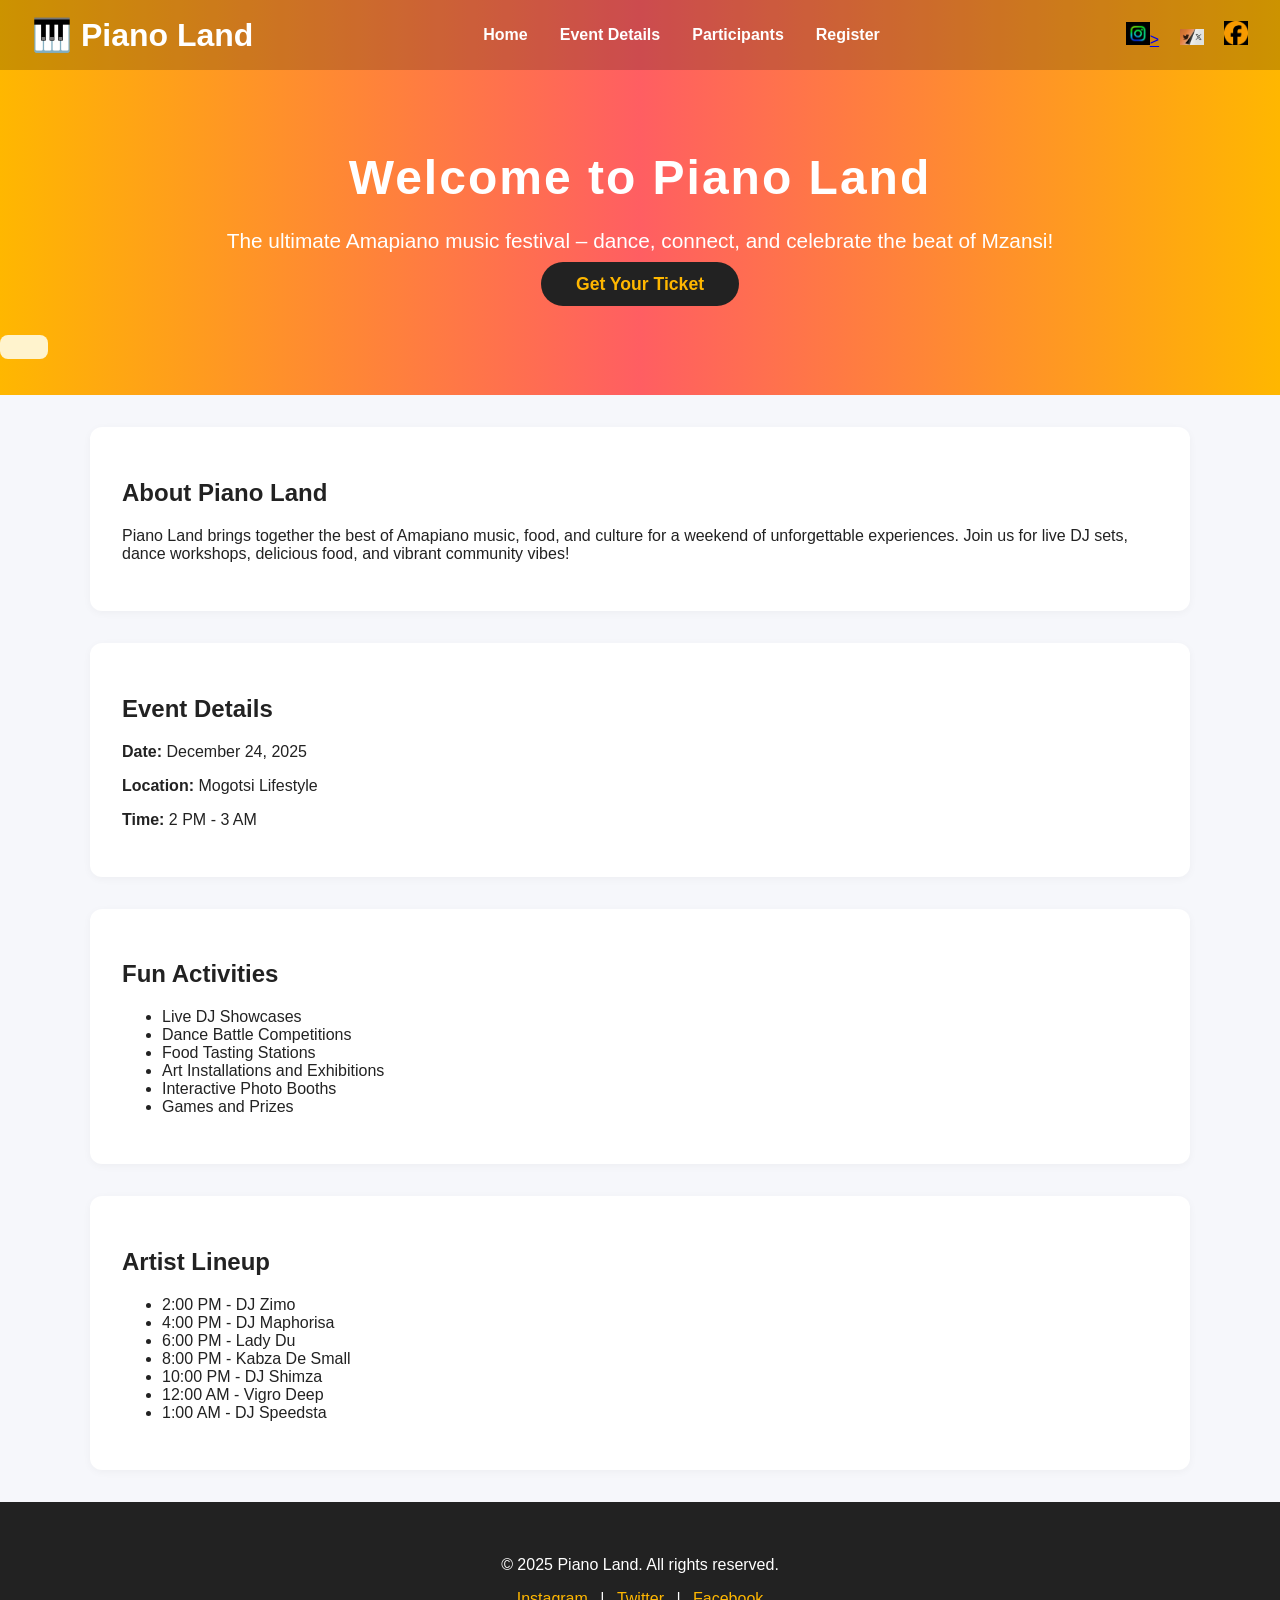
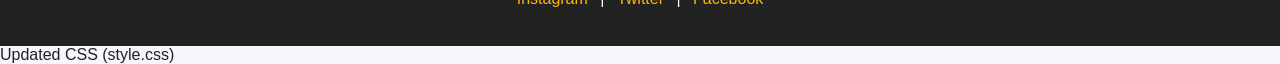
<file: index.html>
<!DOCTYPE html>  
<html lang="en">  
<head>  
    <meta charset="UTF-8">  
    <meta name="viewport" content="width=device-width, initial-scale=1.0">  
    <link rel="stylesheet" href="pianoland.css">  
    <title>Piano Land - Events</title>  
</head>  
<body>  
    <header>  
        <nav>
            <div class="logo">🎹 Piano Land</div>
            <ul>
                <li><a href="Pianoland.html">Home</a></li>
                <li><a href="index.html">Event Details</a></li>
                <li><a href="participant.html">Participants</a></li>
                <li><a href="contact.html">Register</a></li>
              </ul>
            <div class="socials">
                <a href="https://www.instagram.com/" aria-label="Instagram"><img src="instagram.jpeg" alt="Instagram">></a>
                <a href="#" aria-label="Twitter"><img src="twitter.jpeg" alt="Twitter"></a>
                <a href="https://www.facebook.com/" aria-label="Facebook"><img src="facebook.jpeg.png" alt="Facebook"></a>
            </div>
          </nav>
          <div class="banner">
            <h1>Welcome to Piano Land</h1>
            <p>The ultimate Amapiano music festival – dance, connect, and celebrate the beat of Mzansi!</p>
            <a href="contact.html" class="cta-btn">Get Your Ticket</a>
          </div>
          <div class="countdown" id="countdown"></div>
          
    </header>  
    <main>  
        <section class="about">  
            <h2>About Piano Land</h2>  
            <p>Piano Land brings together the best of Amapiano music, food, and culture for a weekend of unforgettable experiences. Join us for live DJ sets, dance workshops, delicious food, and vibrant community vibes!</p>  
        </section>  
        <section class="event-details">  
            <h2>Event Details</h2>  
            <p><strong>Date:</strong> December 24, 2025</p>  
            <p><strong>Location:</strong> Mogotsi Lifestyle</p>  
            <p><strong>Time:</strong> 2 PM - 3 AM</p>  
        </section>  
        <section class="activities">  
            <h2>Fun Activities</h2>  
            <ul>  
                <li>Live DJ Showcases</li>  
                <li>Dance Battle Competitions</li>  
                <li>Food Tasting Stations</li>  
                <li>Art Installations and Exhibitions</li>  
                <li>Interactive Photo Booths</li>  
                <li>Games and Prizes</li>  
            </ul>  
        </section>  
        <section class="artist-lineup">  
            <h2>Artist Lineup</h2>  
            <ul>  
                <li>2:00 PM - DJ Zimo</li>  
                <li>4:00 PM - DJ Maphorisa</li>  
                <li>6:00 PM - Lady Du</li>  
                <li>8:00 PM - Kabza De Small</li>  
                <li>10:00 PM - DJ Shimza</li>  
                <li>12:00 AM - Vigro Deep</li>    
                <li>1:00 AM - DJ Speedsta</li>  
            </ul>  
        </section>  
    </main>  
    <footer>  
        <p>&copy; 2025 Piano Land. All rights reserved.</p>
        <div class="footer-socials">
            <a href="#">Instagram</a> | <a href="#">Twitter</a> | <a href="#">Facebook</a>
    </footer>  
</body>  
</html>  
Updated CSS (style.css)
</file>
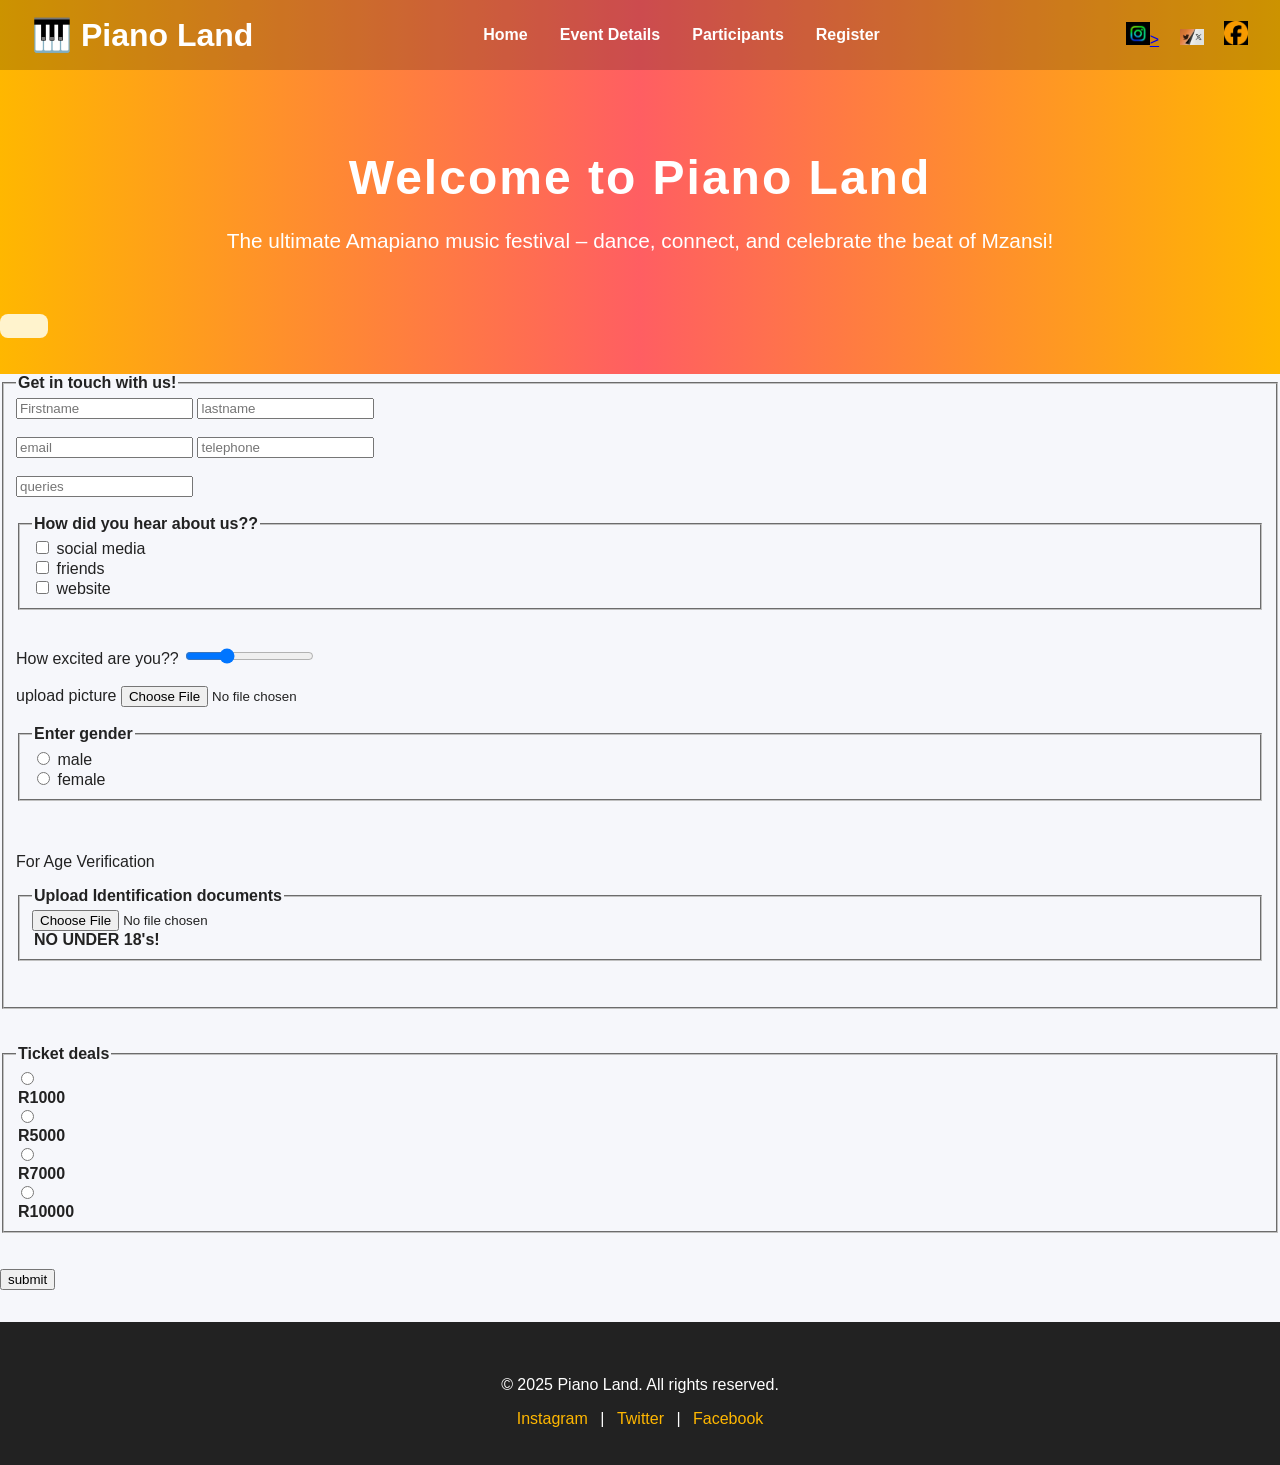
<file: contact.html>
<!DOCTYPE html>
<html lang="en">
<head>
    <meta charset="UTF-8">
    <meta name="viewport" content="width=device-width, initial-scale=1.0">
    <title>Document</title>
   <link rel="stylesheet" href="pianoland.css">
</head>
<header>
    <nav>
      <div class="logo">🎹 Piano Land</div>
      <ul>
        <li><a href="Pianoland.html">Home</a></li>
        <li><a href="index.html">Event Details</a></li>
        <li><a href="participant.html">Participants</a></li>
        <li><a href="contact.html">Register</a></li>
      </ul>
      <div class="socials">
        <a href="https://www.instagram.com/" aria-label="Instagram"><img src="instagram.jpeg" alt="Instagram">></a>
        <a href="#" aria-label="Twitter"><img src="twitter.jpeg" alt="Twitter"></a>
        <a href="https://www.facebook.com/" aria-label="Facebook"><img src="facebook.jpeg.png" alt="Facebook"></a>
      </div>
    </nav>
    <div class="banner">
      <h1>Welcome to Piano Land</h1>
      <p>The ultimate Amapiano music festival – dance, connect, and celebrate the beat of Mzansi!</p>
      
    </div>
    <div class="countdown" id="countdown"></div>
  </header>
<body>
    <form action="" id="form">
        <fieldset>
<legend> Get in touch with us!</legend id="legend">
<input type="text" name="firstname" id="" placeholder="Firstname">
<input type="text" name="lastname" id="" placeholder="lastname">
<br><br>
<input type="email" name="email" id="" placeholder="email">

<input type="tel" name="telephone" id="" placeholder="telephone">
<br><br>
<input type="text" name="queries" id="" placeholder="queries">
<br><br>
<fieldset>
    <legend>How did you hear about us??</legend>
<input type="checkbox" name="social media" id="" value="social media">
<label for="social media">social media</label>
<br>
<input type="checkbox" name="friends" id="" value="friends">
<label for="friends">friends</label>
<br>
<input type="checkbox" name="our website" id="" value="our website">
<label for="website">website</label>
</fieldset>
<br><br>

<label for="range">How excited are you??</label>
<input type="range" name="range" id="" min="0" max="1000" step="10" value="300">
<br><br>
<label for="upload picture">upload picture</label>
<input type="file" name="picture" id="">
<br><br>
<fieldset>
    <legend>Enter gender</legend>
    <input type="radio" name="gender" id="" value="male">
    <label for="male">male</label>
    <br>
    <input type="radio" name="gender" id="" value="female">
    <label for="female">female</label>

</fieldset>
<br><br>
<p>For Age Verification</p>
<fieldset>
<legend>Upload Identification documents</legend>
<input type="file" name="Identification doctoments" id="" accept="Identification doctoments">
<legend>NO UNDER 18's!</legend>
</fieldset>
<br><br>


</fieldset>
<br><br>
<fieldset>
  <legend>Ticket deals</legend>
<input type="radio" name="ticket deal">
<legend>R1000</legend>
<input type="radio" name="ticket deal">
<legend>R5000</legend>
<input type="radio" name="ticket deal">
<legend>R7000</legend>
<input type="radio" name="ticket deal">
<legend>R10000</legend>




</fieldset>

<br><br>
<input type="button" value="submit">

    </form>

 
</body>
<footer>
    <p>&copy; 2025 Piano Land. All rights reserved.</p>
    <div class="footer-socials">
      <a href="#">Instagram</a> | <a href="#">Twitter</a> | <a href="#">Facebook</a>
    </div>
  </footer>

</html>
</file>
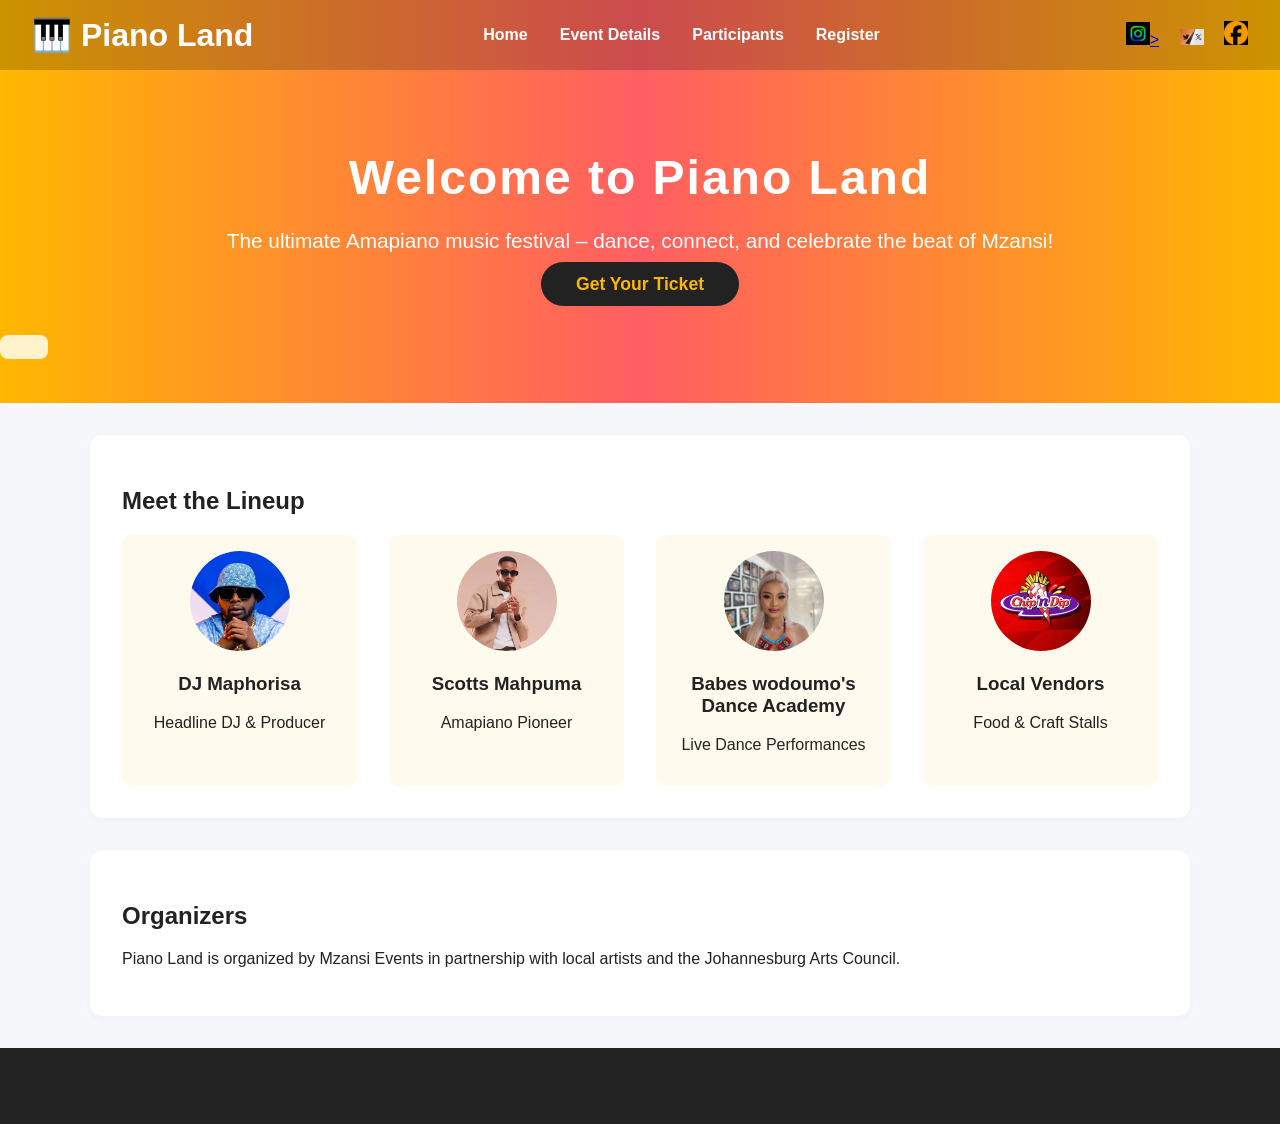
<file: participant.html>
<!DOCTYPE html>
<html lang="en">
<head>
  <meta charset="UTF-8">
  <title>Piano Land – Participants</title>
  <link rel="stylesheet" href="pianoland.css">
</head>
<body>
  <header>
    <header>
        <nav>
          <div class="logo">🎹 Piano Land</div>
          <ul>
            <li><a href="Pianoland.html">Home</a></li>
            <li><a href="index.html">Event Details</a></li>
            <li><a href="participant.html">Participants</a></li>
            <li><a href="contact.html">Register</a></li>
          </ul>
          <div class="socials">
            <a href="https://www.instagram.com/" aria-label="Instagram"><img src="instagram.jpeg" alt="Instagram">></a>
            <a href="#" aria-label="Twitter"><img src="twitter.jpeg" alt="Twitter"></a>
            <a href="https://www.facebook.com/" aria-label="Facebook"><img src="facebook.jpeg.png" alt="Facebook"></a>
          </div>
        </nav>
        <div class="banner">
          <h1>Welcome to Piano Land</h1>
          <p>The ultimate Amapiano music festival – dance, connect, and celebrate the beat of Mzansi!</p>
          <a href="contact.html" class="cta-btn">Get Your Ticket</a>
        </div>
        <div class="countdown" id="countdown"></div>
      </header>
  </header>
  <main>
    <section>
      <h2>Meet the Lineup</h2>
      <article>
        <div class="participants-grid">
          <div class="participant-card">
            <img src="porry.jpeg" alt="DJ Maphorisa">
            <h3>DJ Maphorisa</h3>
            <p>Headline DJ & Producer</p>
          </div>
          <div class="participant-card">
            <img src="scotts.jpeg" alt="Kabza De Small">
            <h3>Scotts Mahpuma</h3>
            <p>Amapiano Pioneer</p>
          </div>
          <div class="participant-card">
            <img src="babes wdomo.jpeg.webp" alt="Amapiano Dancers">
            <h3>Babes wodoumo's Dance Academy</h3>
            <p>Live Dance Performances</p>
          </div>
          <div class="participant-card">
            <img src="chip n dip .jpeg" alt="Local Vendors">
            <h3>Local Vendors</h3>
            <p>Food & Craft Stalls</p>
          </div>
        </div>
      </article>
    </section>
    <section>
      <h2>Organizers</h2>
      <p>Piano Land is organized by Mzansi Events in partnership with local artists and the Johannesburg Arts Council.</p>
    </section>
  </main>
  <footer>
    
  </footer>
</body>
</html>
</file>
<file: pianoland.css>
body {
    margin: 0;
    font-family: 'Montserrat', Arial, sans-serif;
    background: #f6f7fb;
    color: #222;
  }
  
  header {
    background: linear-gradient(90deg, #ffb700, #ff5e62, #ffb700);
    color: #fff;
    padding-bottom: 0.5em;
  }
  
  nav {
    display: flex;
    align-items: center;
    justify-content: space-between;
    padding: 1em 2em;
    background: rgba(0,0,0,0.2);
  }
  
  .logo {
    font-size: 2em;
    font-weight: bold;
  }
  
  nav ul {
    list-style: none;
    display: flex;
    gap: 2em;
    margin: 0;
    padding: 0;
  }
  
  nav ul li a {
    color: #fff;
    text-decoration: none;
    font-weight: 600;
    transition: color 0.2s;
  }
  
  nav ul li a:hover {
    color: #222;
  }
  
  .socials img {
    width: 24px;
    margin-left: 1em;
    filter: invert(1);
  }
  
  .banner {
    text-align: center;
    padding: 3em 1em 1em 1em;
  }
  
  .banner h1 {
    font-size: 3em;
    margin-bottom: 0.5em;
    letter-spacing: 2px;
  }
  
  .banner p {
    font-size: 1.3em;
    margin-bottom: 1em;
  }
  
  .cta-btn {
    background: #222;
    color: #ffb700;
    padding: 0.7em 2em;
    border-radius: 30px;
    font-size: 1.1em;
    text-decoration: none;
    font-weight: bold;
    transition: background 0.2s;
  }
  
  .cta-btn:hover {
    background: #ff5e62;
    color: #fff;
  }
  
  .countdown {
    font-size: 1.5em;
    text-align: center;
    margin: 1em 0;
    color: #222;
    background: #fff3cd;
    border-radius: 8px;
    display: inline-block;
    padding: 0.5em 1em;
  }
  
  main {
    max-width: 1100px;
    margin: 2em auto;
    padding: 0 1em;
  }
  
  section {
    margin-bottom: 2em;
    background: #fff;
    padding: 2em;
    border-radius: 12px;
    box-shadow: 0 2px 8px rgba(0,0,0,0.04);
  }
  
  .highlights {
    display: flex;
    gap: 2em;
    padding: 0;
    list-style: none;
    font-size: 1.1em;
  }
  
  .highlights li {
    background: #ffb70022;
    border-radius: 8px;
    padding: 1em;
    flex: 1;
    text-align: center;
  }
  
  .participants-grid {
    display: flex;
    gap: 2em;
    flex-wrap: wrap;
  }
  
  .participant-card {
    flex: 1 1 200px;
    background: #ffb70011;
    border-radius: 10px;
    padding: 1em;
    text-align: center;
  }
  
  .participant-card img {
    width: 100px;
    height: 100px;
    border-radius: 50%;
    object-fit: cover;
  }
  
  .responsive-img {
    width: 100%;
    height: auto;
    border-radius: 10px;
    margin-top: 1em;
  }
  
  .registration-form {
    display: flex;
    flex-direction: column;
    gap: 1em;
    max-width: 400px;
    margin-bottom: 1em;
  }
  
  .registration-form input, .registration-form select {
    padding: 0.7em;
    border: 1px solid #ffb700;
    border-radius: 5px;
    font-size: 1em;
  }
  
  .registration-form button {
    background: #ff5e62;
    color: #fff;
    border: none;
    padding: 0.8em;
    border-radius: 5px;
    font-size: 1.1em;
    cursor: pointer;
    font-weight: bold;
  }
  
  .registration-form button:hover {
    background: #ffb700;
    color: #222;
  }
  
  footer {
    background: #222;
    color: #fff;
    text-align: center;
    padding: 1cm;
    bottom: 100%;
    margin-top: 2em;
    
  }
  
  .footer-socials a {
    color: #ffb700;
    margin: 0 0.5em;
    text-decoration: none;
  }
  
  @media (max-width: 800px) {
    .participants-grid {
      flex-direction: column;
      gap: 1em;
    }
    nav ul {
      gap: 1em;
    }
    .highlights {
      flex-direction: column;
      gap: 1em;
    }
  }
  .socials-button:hover{
    background-color: #c82e4d;
    
  }
  .piano{
    width: 20%;
    height: 10%;
    padding: 30px;

  }
  legend{
    font-weight: bolder;
  }
</file>
